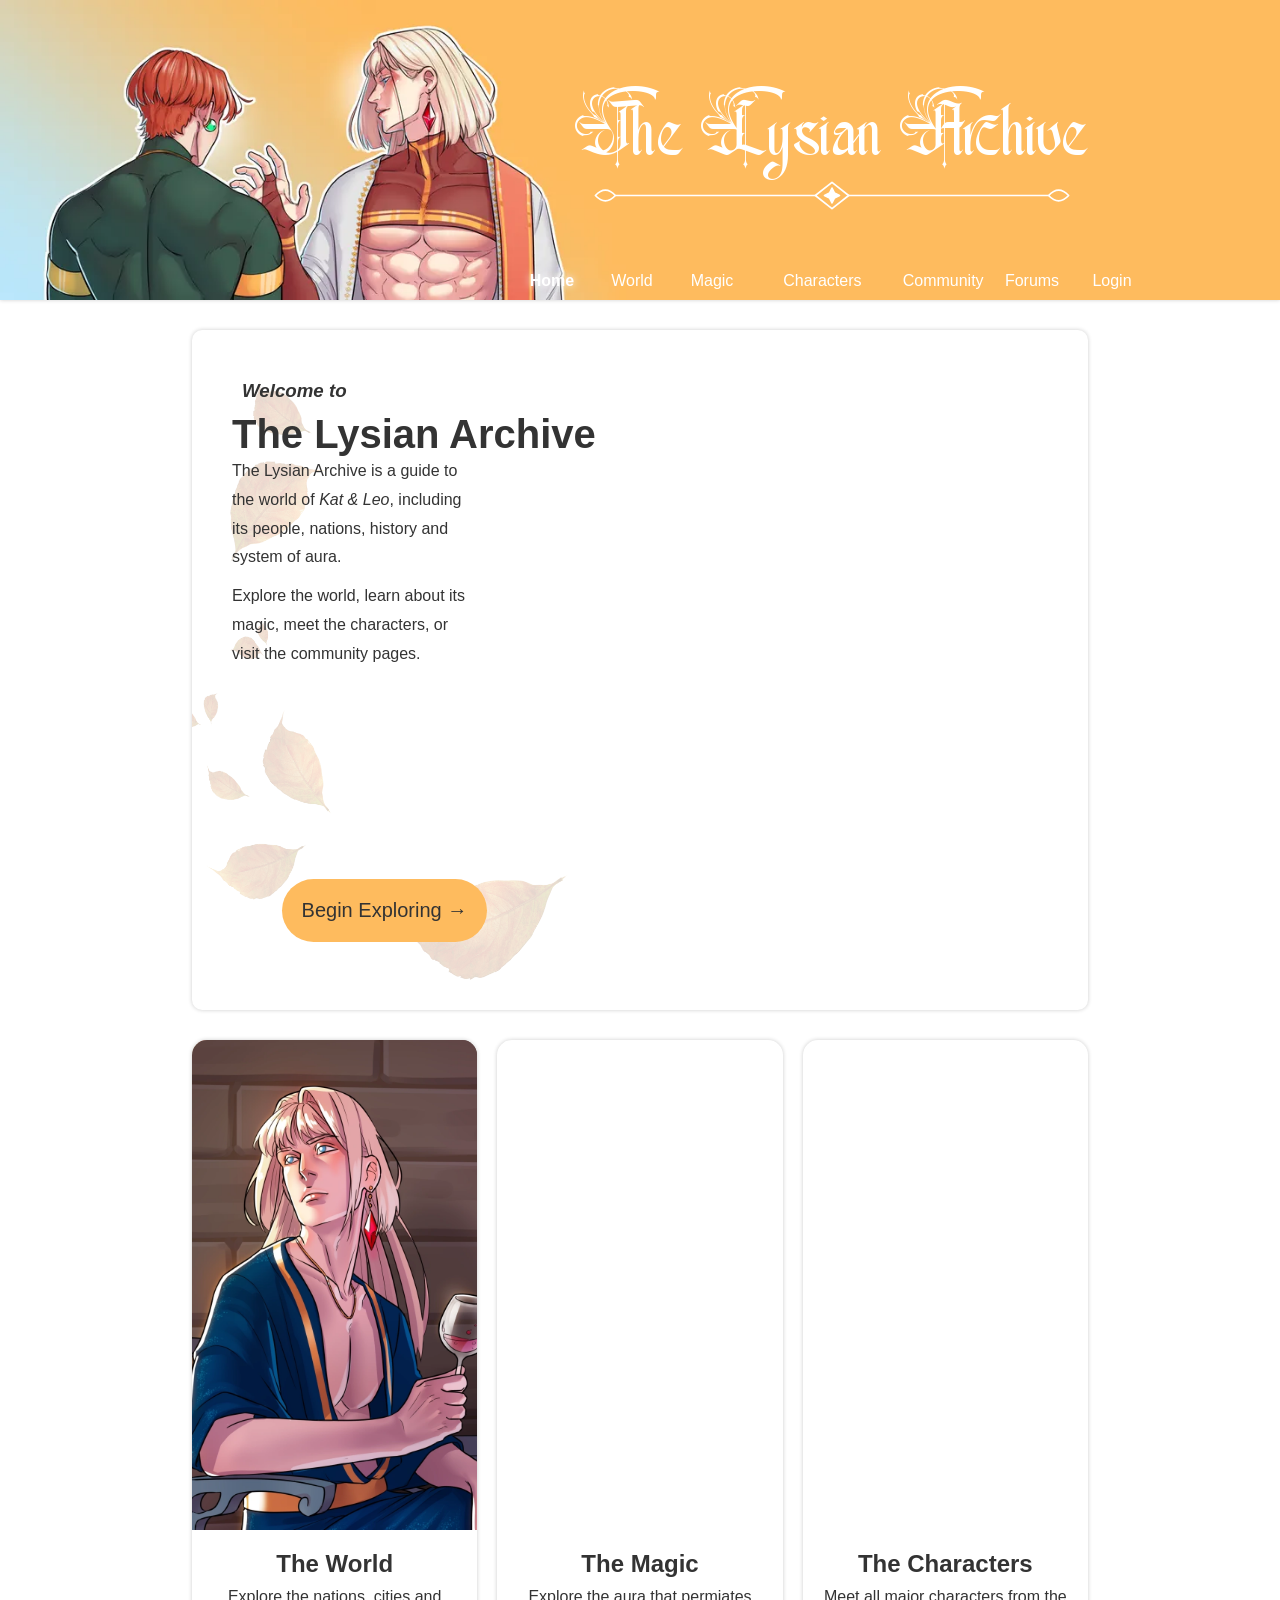
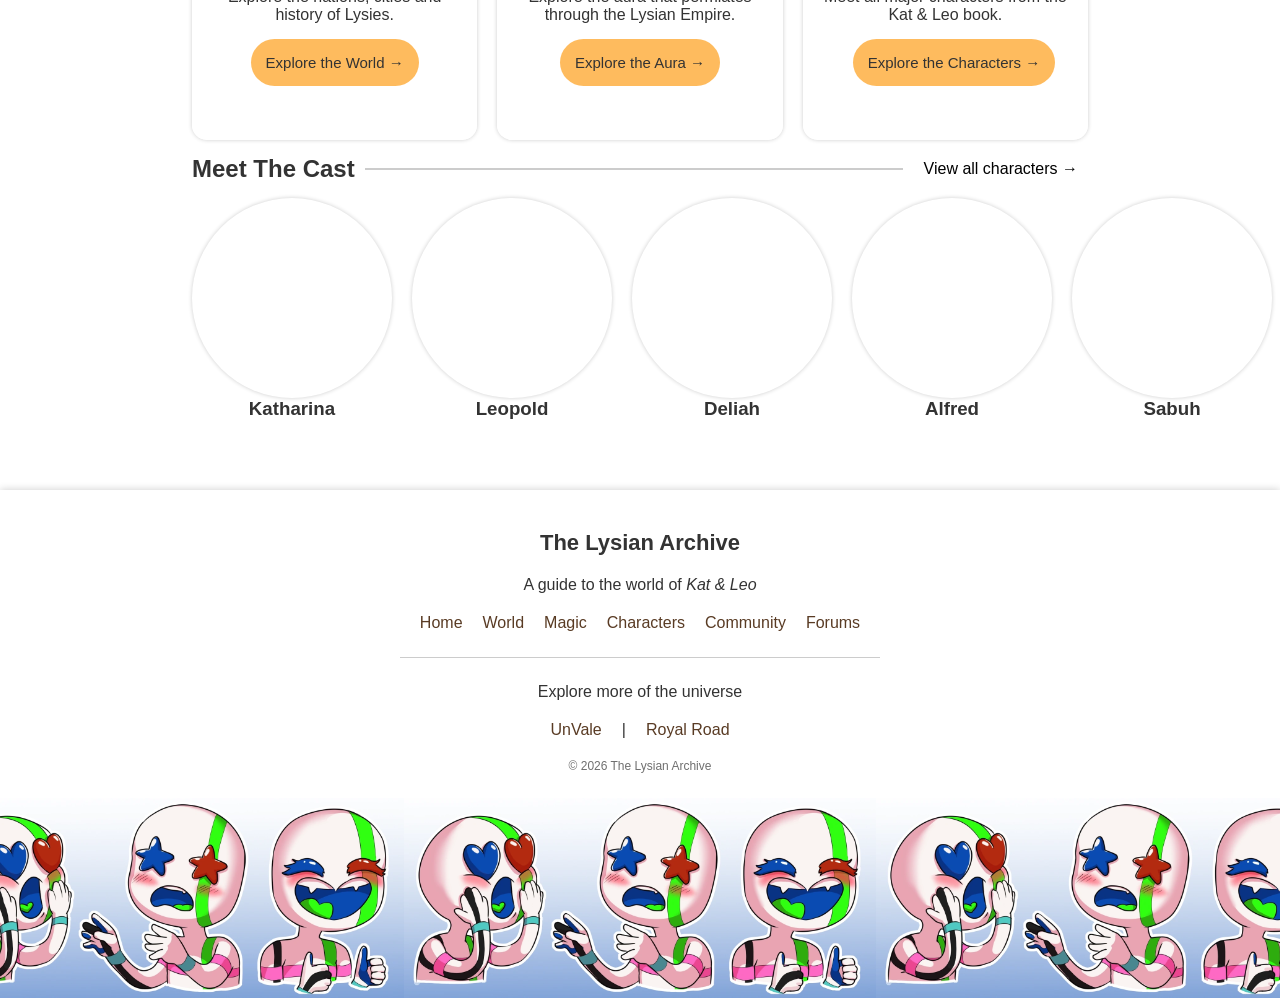
<file: index.html>
<!DOCTYPE html>
<html>

<head>
    <title>The Lysian Archive</title>
    <meta charset="UTF-8">
    <link rel="stylesheet" href="./style.css">
    <script src="/components.js"></script>
    <script src="/dataaccess.js"></script>
    <script src="/login_controller.js"></script>
    <script src="/controller.js"></script>
</head>

<body>
    <header id="header">
        <script>loadHeader()</script>
    </header>



    <main>
        <section class="main-section welcome-section">

            <h3 id="welcome-text">Welcome to</h3>
            <script>
                if(isLoggedIn()){
                    document.getElementById("welcome-text").innerHTML= "Welcome " + getCurrentUser() + ", to"
                }
            </script>
            <h2>The Lysian Archive</h2>

            <p>
                The Lysian Archive is a guide to the world of <em>Kat & Leo</em>,
                including its people, nations, history and system of aura.
            </p>

            <p>
                Explore the world, learn about its magic, meet the characters,
                or visit the community pages.
            </p>
            <a class="positioned orange-button lift-1" href="/pages/world.html">Begin Exploring &rarr;</a>
        </section>

        <section class="explore-section container">
            <article class="explore-section-card">
                <div class="explore-section-img" style="background-image: url('/images/banner-image-9.webp');
                    background-position: center 25%;">
                </div>

                <div class="explore-section-text">
                    <h2>The World</h2>
                    <p>Explore the nations, cities and history of Lysies.</p>
                    <div>
                        <a href="/pages/world.html" class="orange-button-small lift-3">Explore the World &rarr;</a>
                    </div>
                </div>
            </article>
            <article class="explore-section-card">
                <div class="explore-section-img" style="background-image: url('https://image-cdn-prod.unvale.io/insecure/s:1600::/quality:99/aHR0cHM6Ly9kb2N1bWVudC1jZG4tbmV4dC51bnZhbGUuaW8vY2hhcmFjdGVycy9jYmUwNmZmYy1iN2U1LTRhNWMtODk5Ni0yZGE3MTAxN2U0ZjYvZGMyMmE0OTItMDM0Mi00MjQyLWEwMzktZWY1ZTBmOGZjZDE1LndlYnA.webp');
                    background-position: center 25%;">
                </div>

                <div class="explore-section-text">
                    <h2>The Magic</h2>
                    <p>Explore the aura that permiates through the Lysian Empire.</p>
                    <div>
                        <a href="/pages/magic.html" class="orange-button-small lift-3">Explore the Aura &rarr;</a>
                    </div>
                </div>
            </article>
            <article class="explore-section-card">
                <div class="explore-section-img" style="background-image: url('https://image-cdn-prod.unvale.io/insecure/s:1600::/quality:99/aHR0cHM6Ly9kb2N1bWVudC1jZG4tbmV4dC51bnZhbGUuaW8vY2hhcmFjdGVycy80YzJjMmZiNC0zZWZiLTQxODYtYTVjNC1lMjRhYmMyM2QzNzEvYzgxNGYzMWMtYzgxNC00ZGRhLWE3ZWQtNzEyODVmOTc2ZjJmLndlYnA.webp');
                    background-position: center 25%;">
                </div>

                <div class="explore-section-text">
                    <h2>The Characters</h2>
                    <p>Meet all major characters from the Kat & Leo book.</p>
                    <div>
                        <a href="/pages/characters.html" class="orange-button-small lift-3">Explore the Characters &rarr;</a>
                    </div>
                </div>
            </article>
        </section>

        <section id="meet-the-cast" class="meet-the-cast-container">
            <div class="meet-the-cast-header">
                <h2>Meet The Cast</h2>
                <div style="width: 60%; border-top: 2px rgba(0,0,0,0.2) solid;"></div>
                <a class="basic" href="/pages/characters.html">View all characters &rarr;</a>
            </div>
            <div class="meet-the-cast-carousel">
                <a class="cast-card" href="pages/characters.html#Katharina-card">
                    <div></div>
                    <h3>Katharina</h3>
                </a>
                <a class="cast-card" href="pages/characters.html#Leopold-card">
                    <div></div>
                    <h3>Leopold</h3>
                </a>
                <a class="cast-card" href="pages/characters.html#Deliah-card">
                    <div></div>
                    <h3>Deliah</h3>
                </a>
                <a class="cast-card" href="pages/characters.html#Prince Alfred-card">
                    <div></div>
                    <h3>Alfred</h3>
                </a>
                <a class="cast-card" href="pages/characters.html#Sabuh-card">
                    <div></div>
                    <h3>Sabuh</h3>
                </a>
                <a class="cast-card" href="pages/characters.html#Lian-card">
                    <div></div>
                    <h3>Lian</h3>
                </a>
            </div>
        </section>
    </main>

    <div id="footer"></div>
    <script> loadFooter() </script>

</body>

</html>
</file>
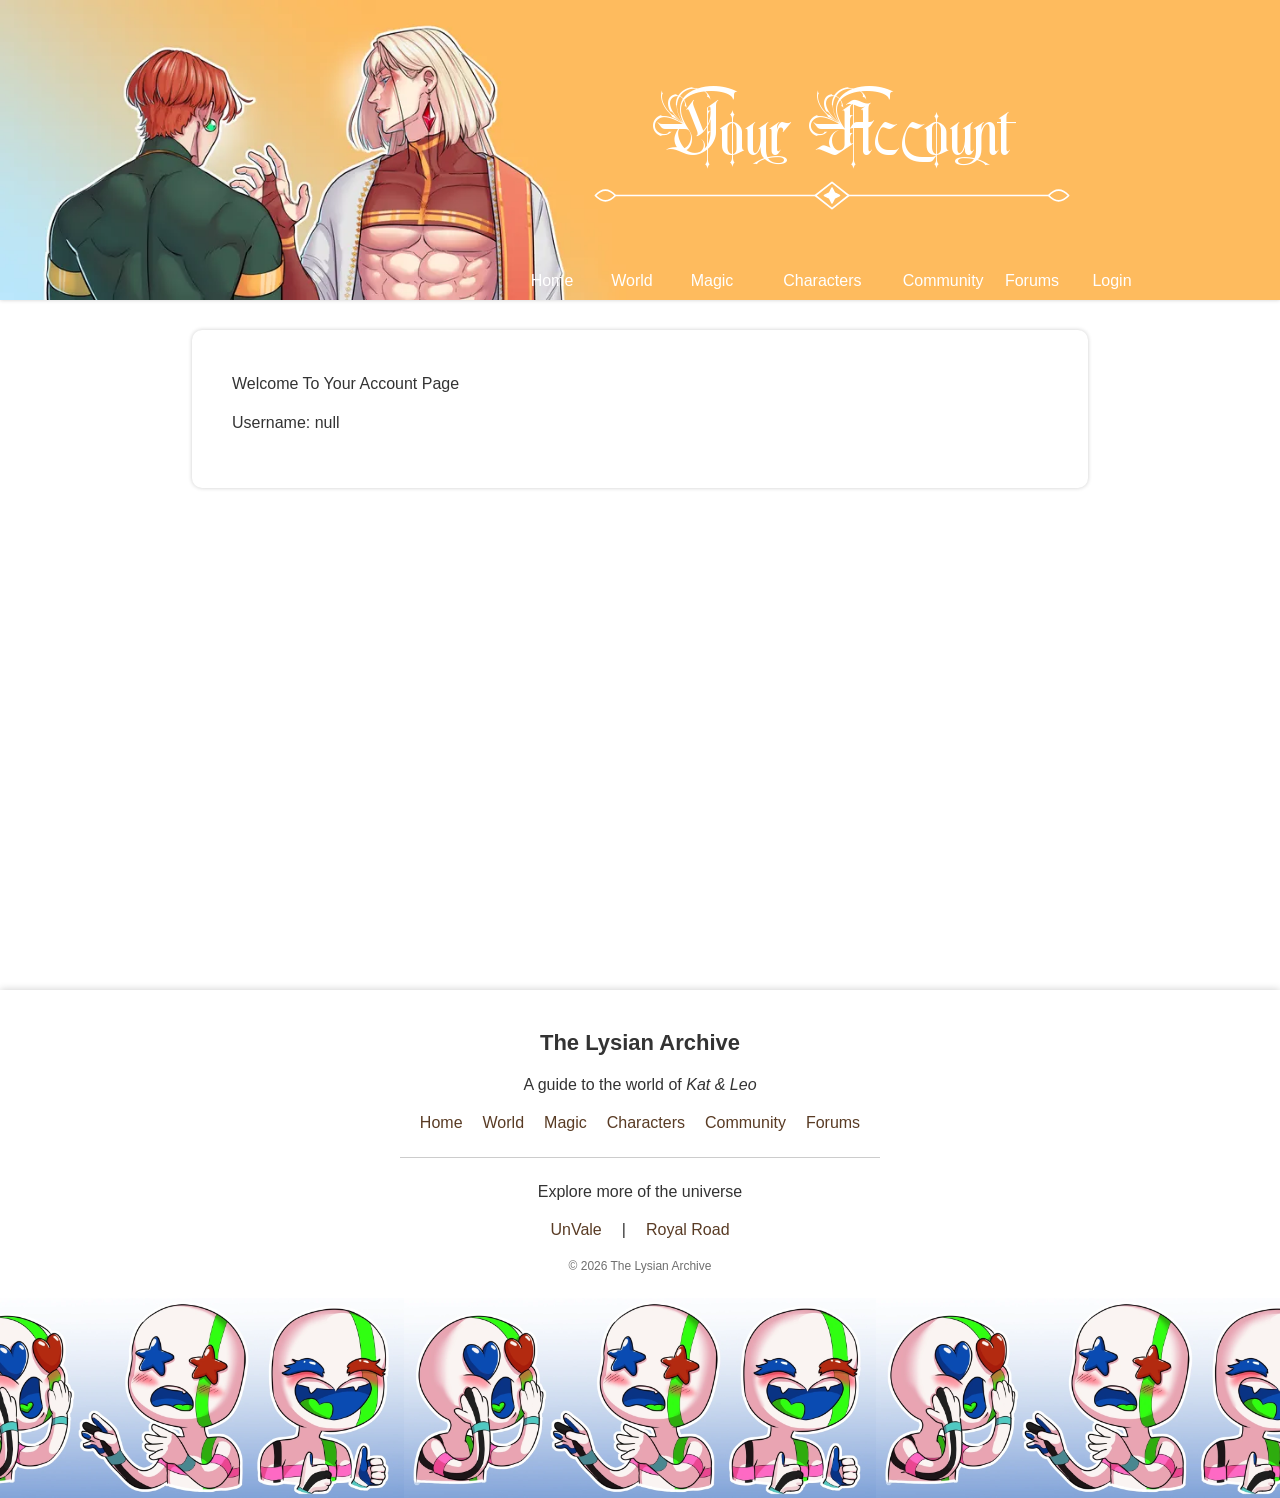
<file: pages/account.html>
<!DOCTYPE html>
<html>

<head>
    <title>The Lysian Archive</title>
    <meta charset="UTF-8">
    <link rel="stylesheet" href="../style.css">
    <script src="/components.js"></script>
    <script src="/dataaccess.js"></script>
    <script src="/login_controller.js"></script>
    <script src="/controller.js"></script>
</head>

<body>
    <header id="header"></header>
    <main style="min-height: 600px;">
        <div class="main-section">
            <p>Welcome To Your Account Page</p>
            <p id="user-info"></p>
        </div>
    </main>
    <div id="footer"></div>
    <script>
        loadHeader();
        loadFooter();
        document.getElementById("user-info").innerHTML = "Username: " + getCurrentUser();
    </script>
</body>

</html>
</file>
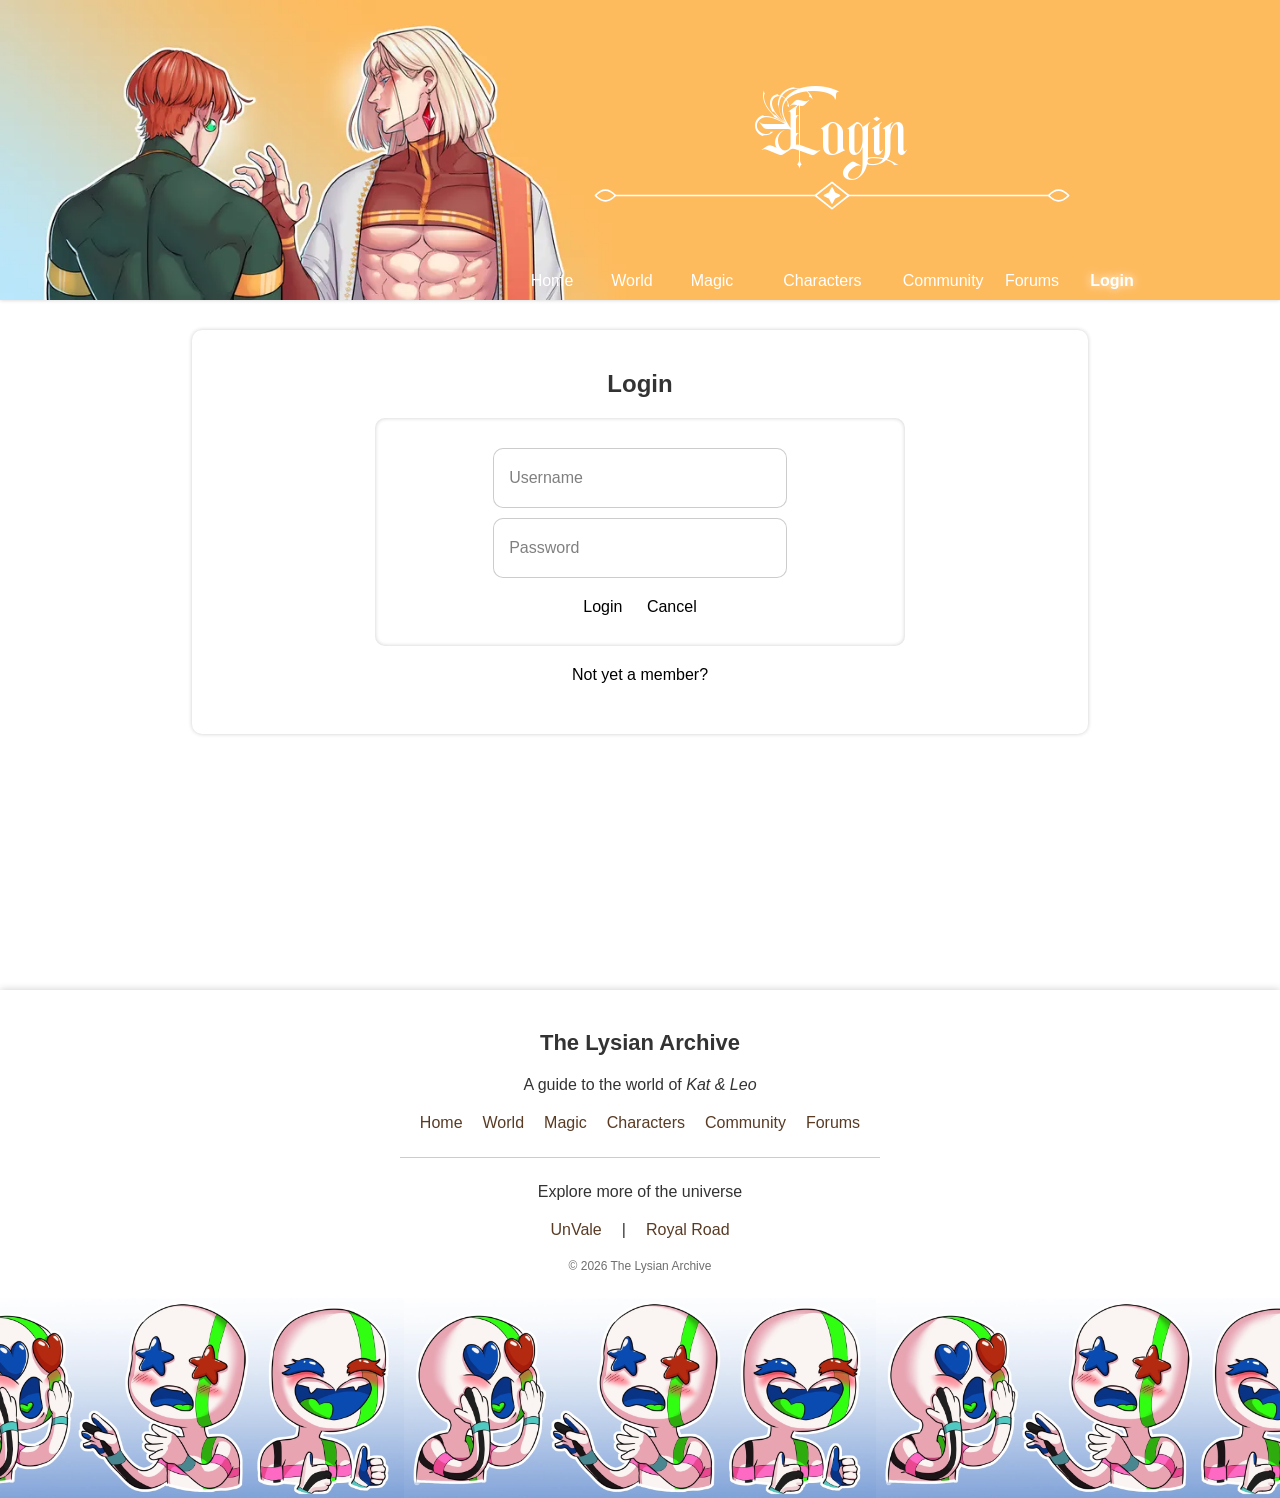
<file: pages/login.html>
<!DOCTYPE html>
<html>

<head>
    <title>The Lysian Archive</title>
    <meta charset="UTF-8">
    <link rel="stylesheet" href="../style.css">
    <script src="/components.js"></script>
    <script src="/dataaccess.js"></script>
    <script src="/login_controller.js"></script>
    <script src="/controller.js"></script>
</head>

<body>
    <header id="header"></header>
    <main style="min-height: 600px;">
        <div id="login-container"></div>
    </main>
    <div id="footer"></div>

    <script>
        loadHeader();
        loadFooter();
        loadLogin();
    </script>
</body>

</html>
</file>
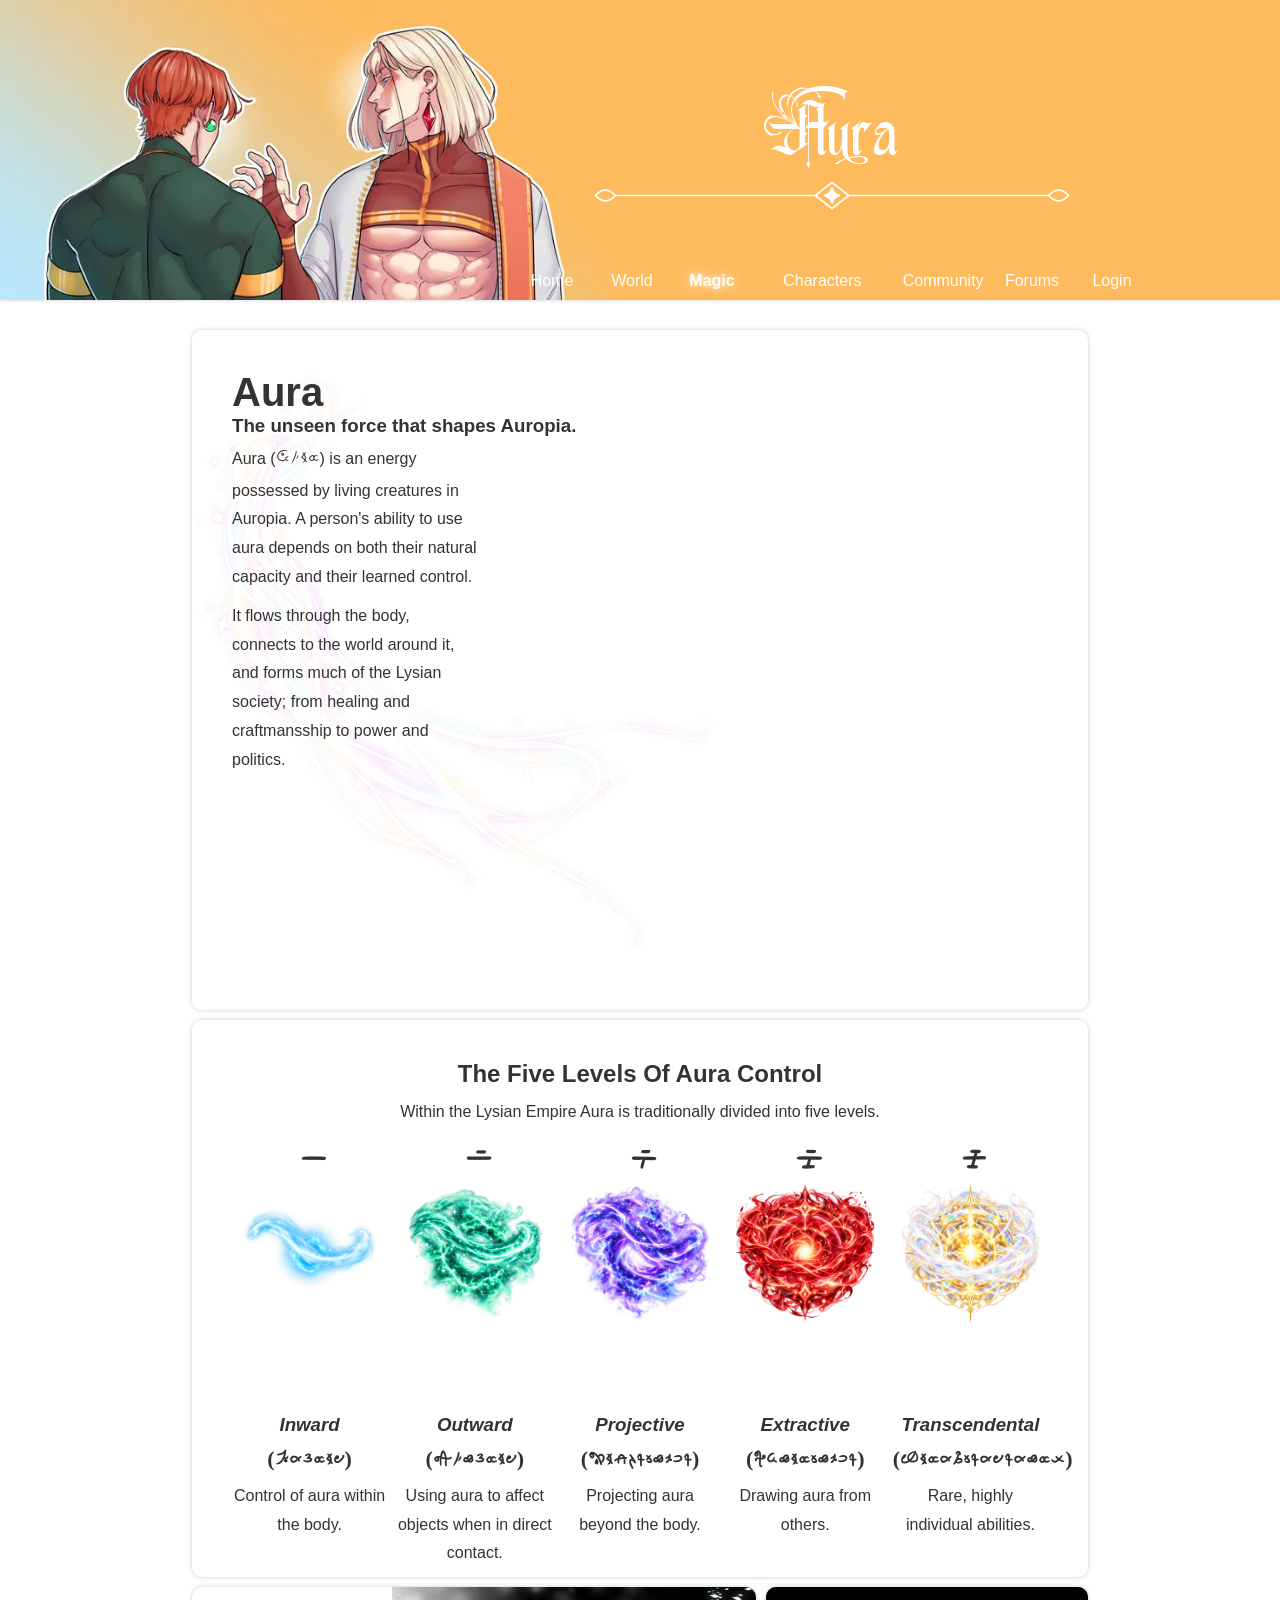
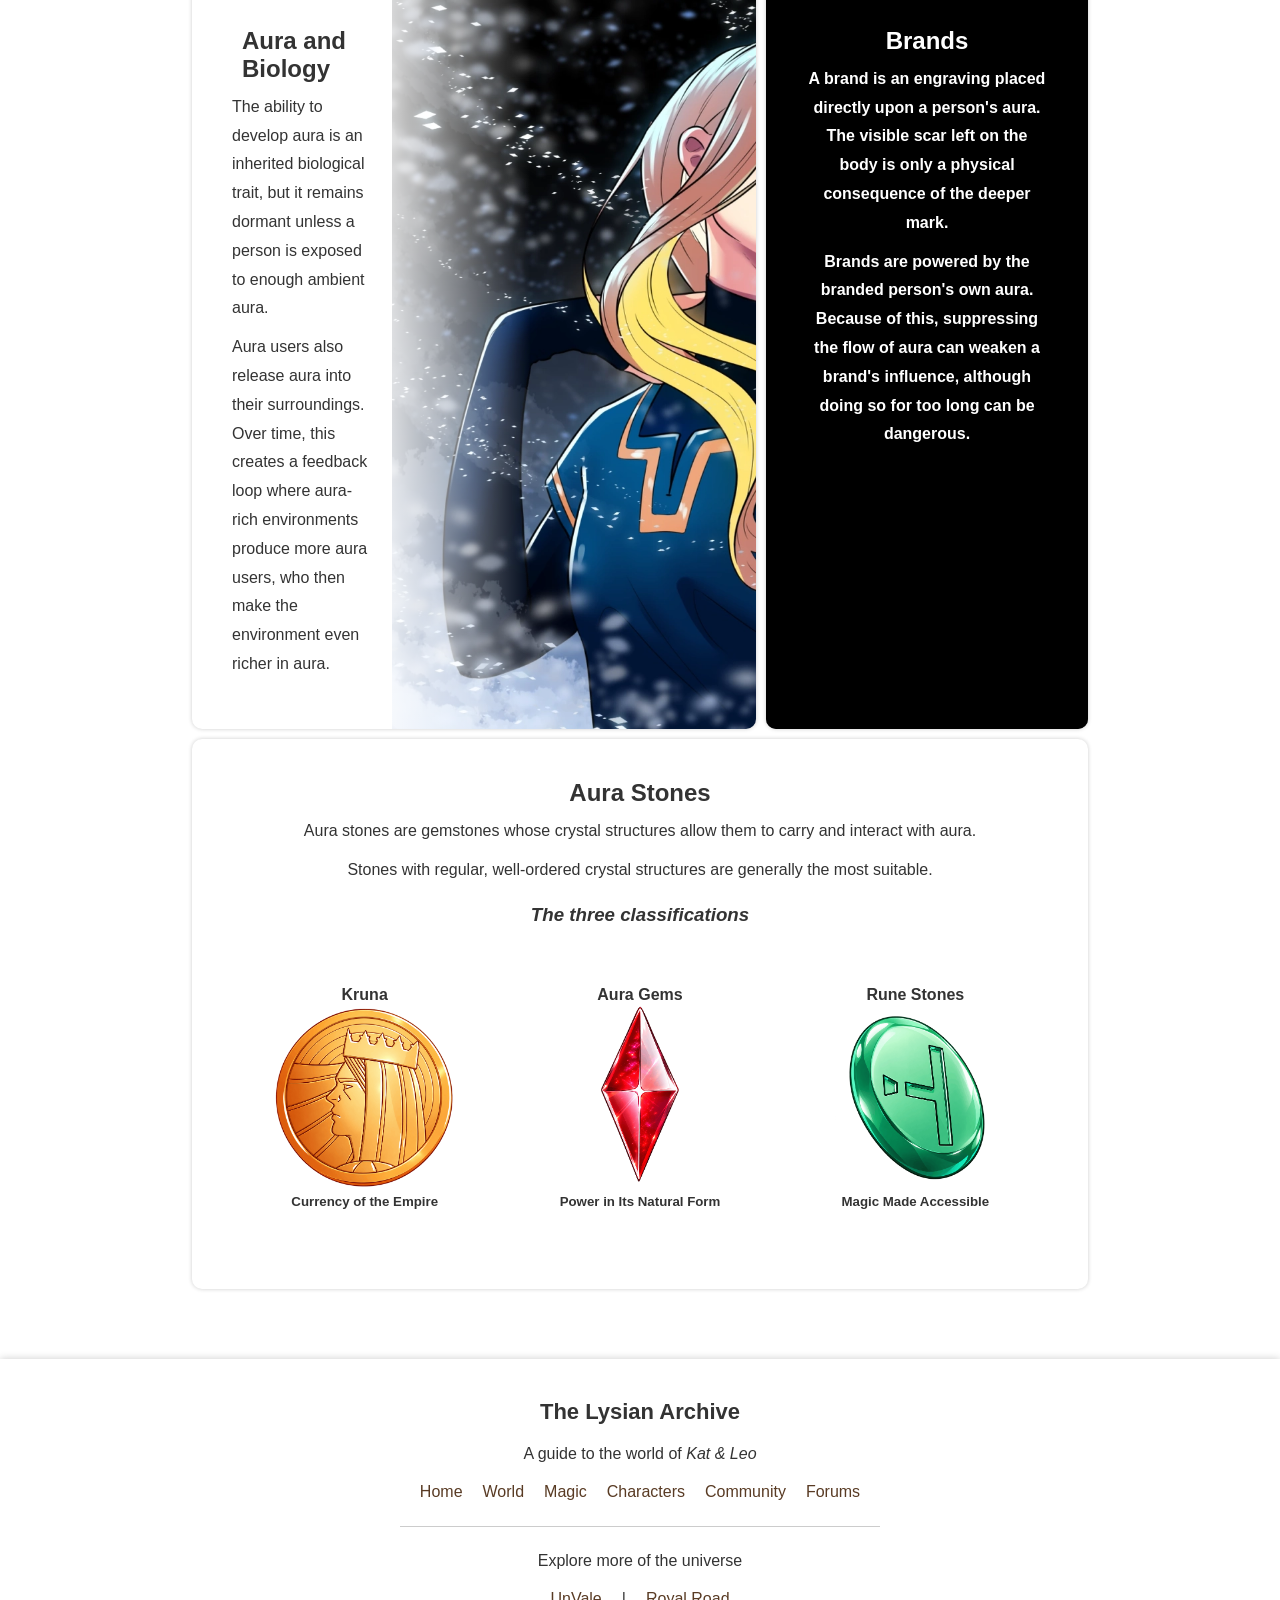
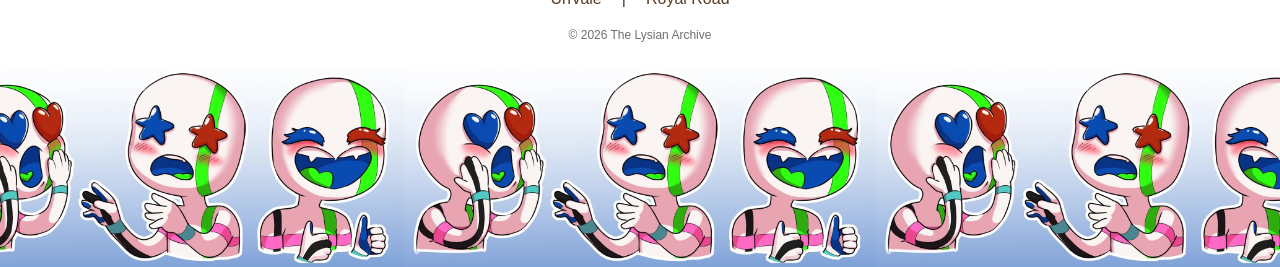
<file: pages/magic.html>
<!DOCTYPE html>
<html>

<head>
    <title>The Lysian Archive</title>
    <meta charset="UTF-8">
    <link rel="stylesheet" href="../style.css">
    <link rel="stylesheet" href="/common-styles/backgrounds.css">
    <script src="/components.js"></script>
    <script src="/dataaccess.js"></script>
    <script src="/login_controller.js"></script>
    <script src="/controller.js"></script>
</head>

<body>
    <header id="header">
        <script>loadHeader()</script>
    </header>

    <main>
        <section class="welcome-section" style='
        background-image:
        linear-gradient(
            to right,
            white 0%,
            white 30%,
            transparent 60%
        ),
        url("https://image-cdn-prod.unvale.io/insecure/s:1600::/quality:99/aHR0cHM6Ly9kb2N1bWVudC1jZG4tbmV4dC51bnZhbGUuaW8vY2hhcmFjdGVycy9jMzQ0OWY4Yy1iZWM4LTQzMjQtYmJlMy03NWM4OWRjZTZiMTYvODQ1NDE2NDEtNjJhYi00ZjAxLWE2YTEtMzE5ODBkMTZmYWFkLndlYnA.webp");

        background-size:
        100% 100%,
        80% auto;

        background-position:
        center,
        right -30% top 40%;

        --decoration-origin: top center;
        --decoration-image: url("/images/assets/Aura-Swirl.png");
        --decoration-rotation: 20deg;
        --decoration-rotation-end: 15deg;
        --decoration-left: 50px;
        --decoration-top: 40px;
        --decoration-width: 600px;
        --decoration-height: 600px;
        '>
            <h2>Aura</h2>
            <h3>The unseen force that shapes Auropia.</h3>
            <p>
                Aura (<span class="lysian">Aura</span>) is an energy possessed by living creatures in Auropia.
                A person's ability to use aura depends on both their natural capacity and their learned control.
            </p>

            <p>
                It flows through the body, connects to the world around it, and forms much of the Lysian society;
                from healing and craftmansship to power and politics.
            </p>
        </section>

        <section id="aura-levels" class="main-section">
            <script>loadAuraLevels()</script>
        </section>

        <div class="container carousel">
            <section id="aura-biology" class="main-section half-background" style="flex: 2;
            --background-image: url(/images/banner-image-8.webp);
            --x: 200px
            ">
                <h2>Aura and Biology</h2>

                <p>
                    The ability to develop aura is an inherited biological trait,
                    but it remains dormant unless a person is exposed to enough ambient aura.
                </p>

                <p>
                    Aura users also release aura into their surroundings.
                    Over time, this creates a feedback loop where aura-rich environments produce more aura users,
                    who then make the environment even richer in aura.
                </p>
            </section>
            <section id="brands" class="main-section full-background-dark"
                style="--background-image: url(https://image-cdn-prod.unvale.io/insecure/s:1600::/quality:99/aHR0cHM6Ly9kb2N1bWVudC1jZG4tbmV4dC51bnZhbGUuaW8vY2hhcmFjdGVycy9jMzQ0OWY4Yy1iZWM4LTQzMjQtYmJlMy03NWM4OWRjZTZiMTYvNmI0MTE1MGYtYjg4Mi00MDc5LWE0ZjUtYjM1YzMyYzZkMGI1LndlYnA.webp)">
                <h2>Brands</h2>

                <p>
                    A brand is an engraving placed directly upon a person's aura.
                    The visible scar left on the body is only a physical consequence of the deeper mark.
                </p>

                <p>
                    Brands are powered by the branded person's own aura.
                    Because of this, suppressing the flow of aura can weaken a brand's influence,
                    although doing so for too long can be dangerous.
                </p>
            </section>
        </div>
        <section id="stones" class="main-section" style="text-align: center;">
            <h2>Aura Stones</h2>
            <p>
                Aura stones are gemstones whose crystal structures allow them to carry and interact with aura.
            </p>
            <p>
                Stones with regular, well-ordered crystal structures are generally the most suitable.
            </p>
            <h3>The three classifications</h3>
            <div class="carousel">
                <div class="sub-section">
                    <p>The Kruna is the highest denomination of currency in the Lysian Empire. Each coin is carved from
                        a specific type of aura stone, giving every Kruna the same maximum aura capacity. Unlike
                        ordinary currency, its value lies not only in what it can purchase, but also in the aura it can
                        store.</p>
                    <h4>Kruna</h4>
                    <img src="/images/assets/aura/stone-1.png" width="100%">
                    <h5>Currency of the Empire</h5>
                </div>
                <div class="sub-section">
                    <p style="top: 20%;">Aura gems are naturally occurring stones capable of storing aura. They vary greatly in
                        appearance, material, and capacity, with some holding considerably more aura than others. Unlike
                        Kruna or rune stones, they have no predetermined function, making them versatile resources for
                        storing and supplying aura.
                        <br>
                        It should also be noted that both Kruna and Rune stones are cut from specific types of Aura Gems.
                    </p>
                    <h4>Aura Gems</h4>
                    <img src="/images/assets/aura/stone-2.png" width="100%">
                    <h5>Power in Its Natural Form</h5>
                </div>
                <div class="sub-section">
                    <p>Rune stones, commenly refurred to as Metimur stones, are aura stones engraved with special runes that alter how their stored aura behaves.
                        Each rune serves a specific purpose, such as igniting a fire or rendering an opponent
                        unconscious. By supplying the necessary aura, even those with limited control can perform feats
                        that would otherwise require considerable skill.</p>
                    <h4>Rune Stones</h4>
                    <img src="/images/assets/aura/stone-3.png" width="100%">
                    <h5>Magic Made Accessible</h5>
                </div>
            </div>
        </section>
    </main>

    <div id="footer"></div>
    <script> loadFooter() </script>
</body>

</html>
</file>
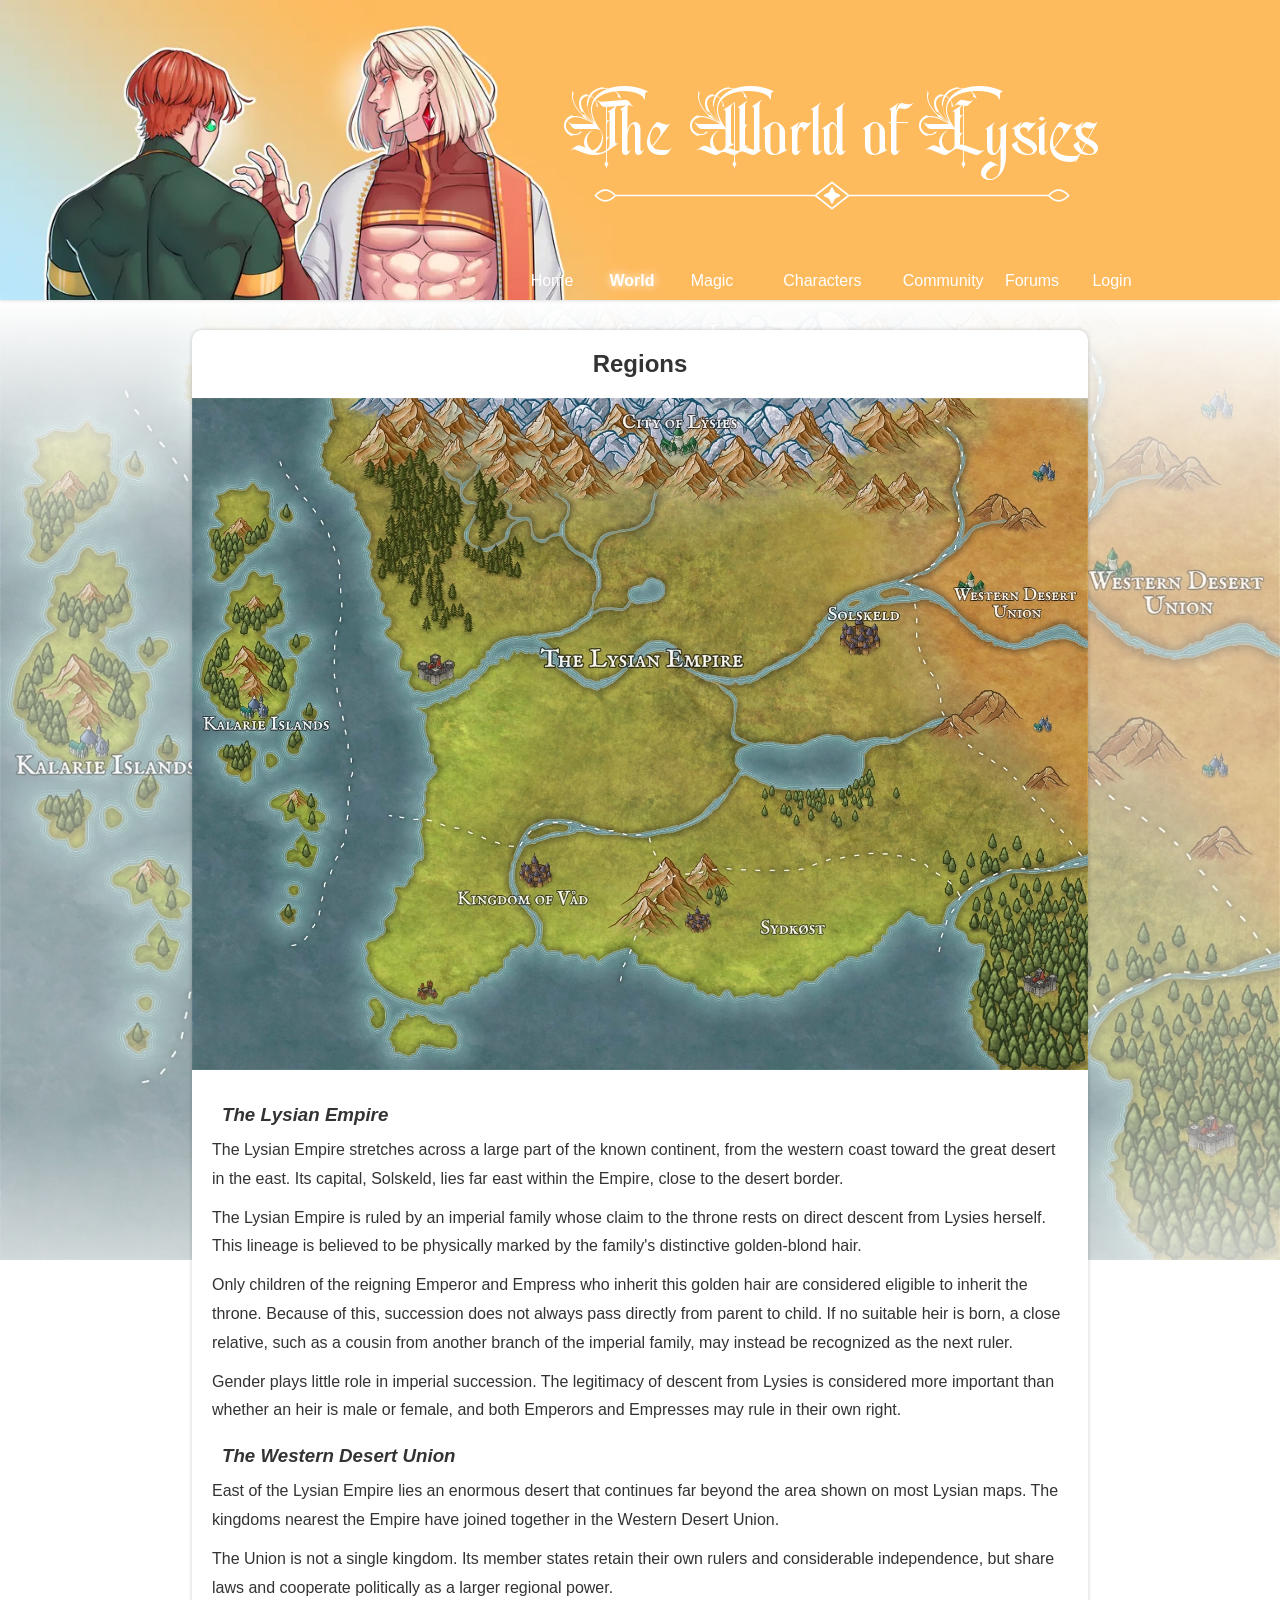
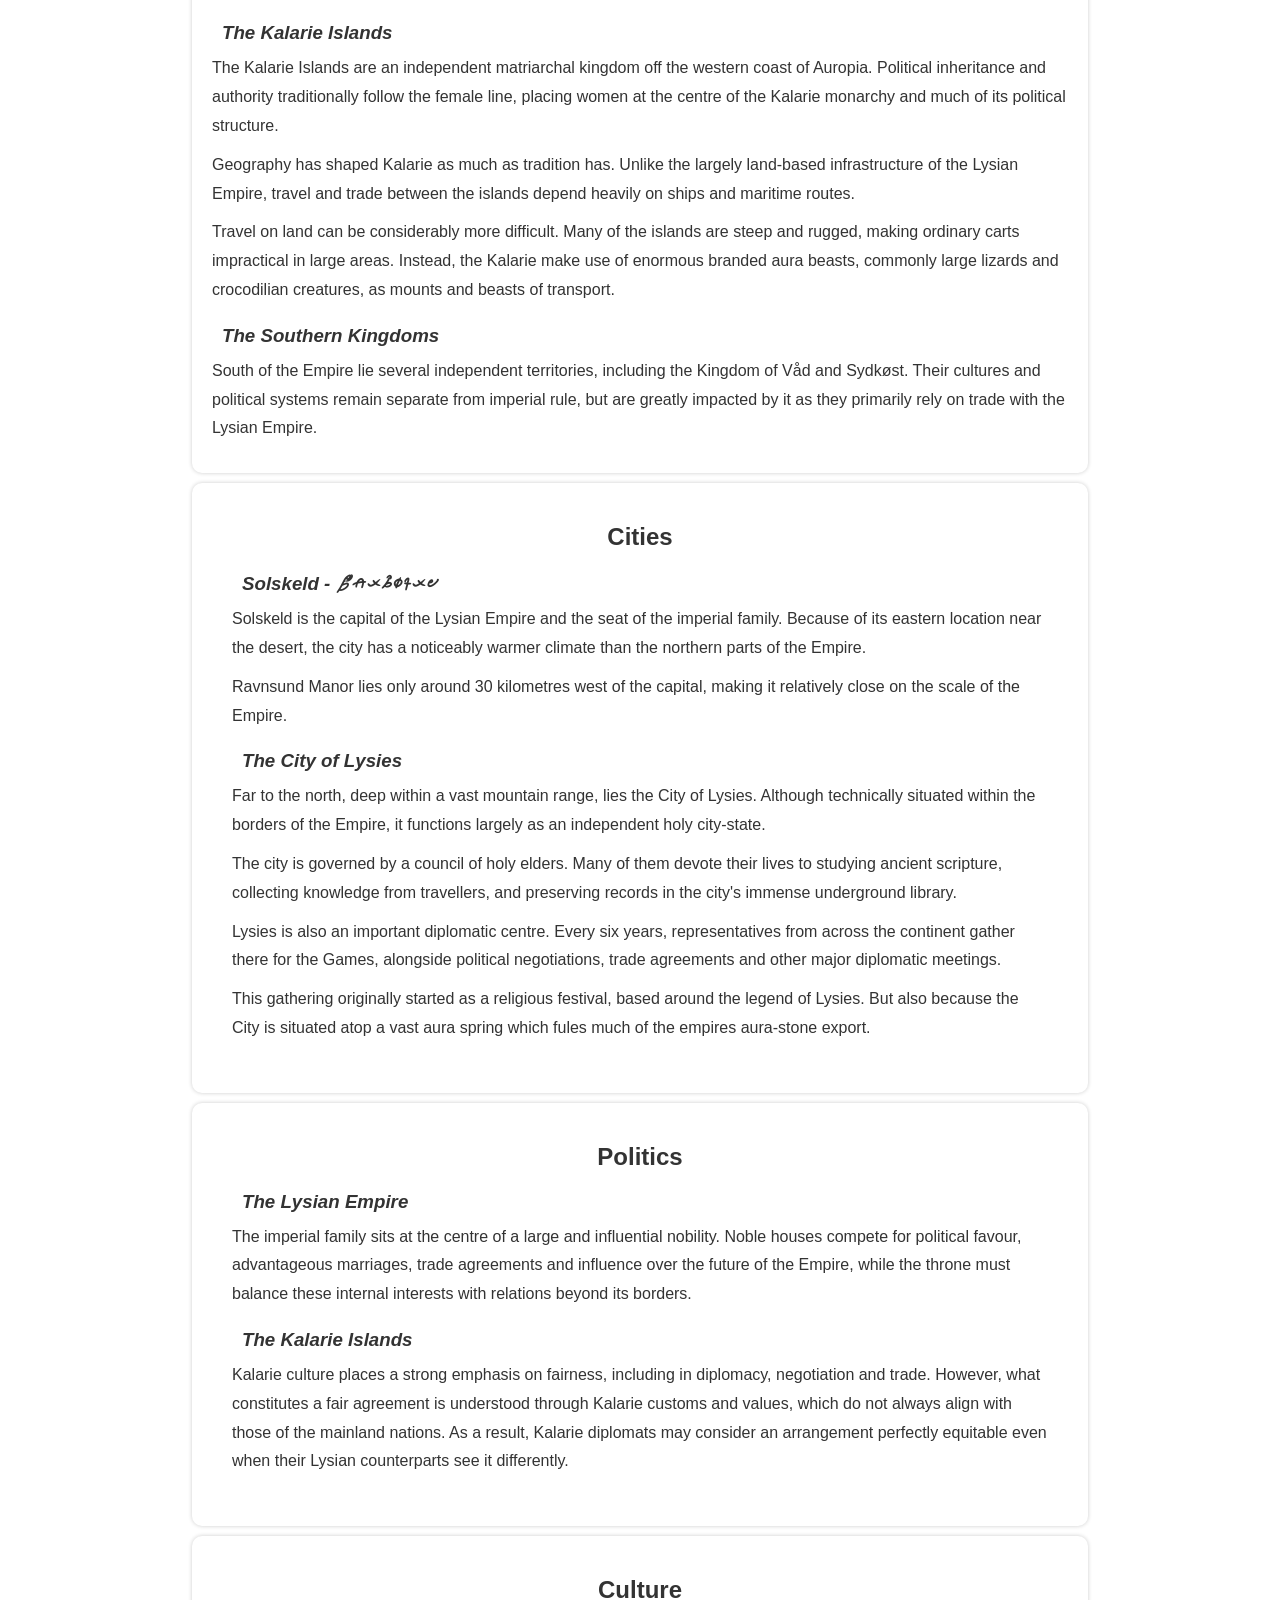
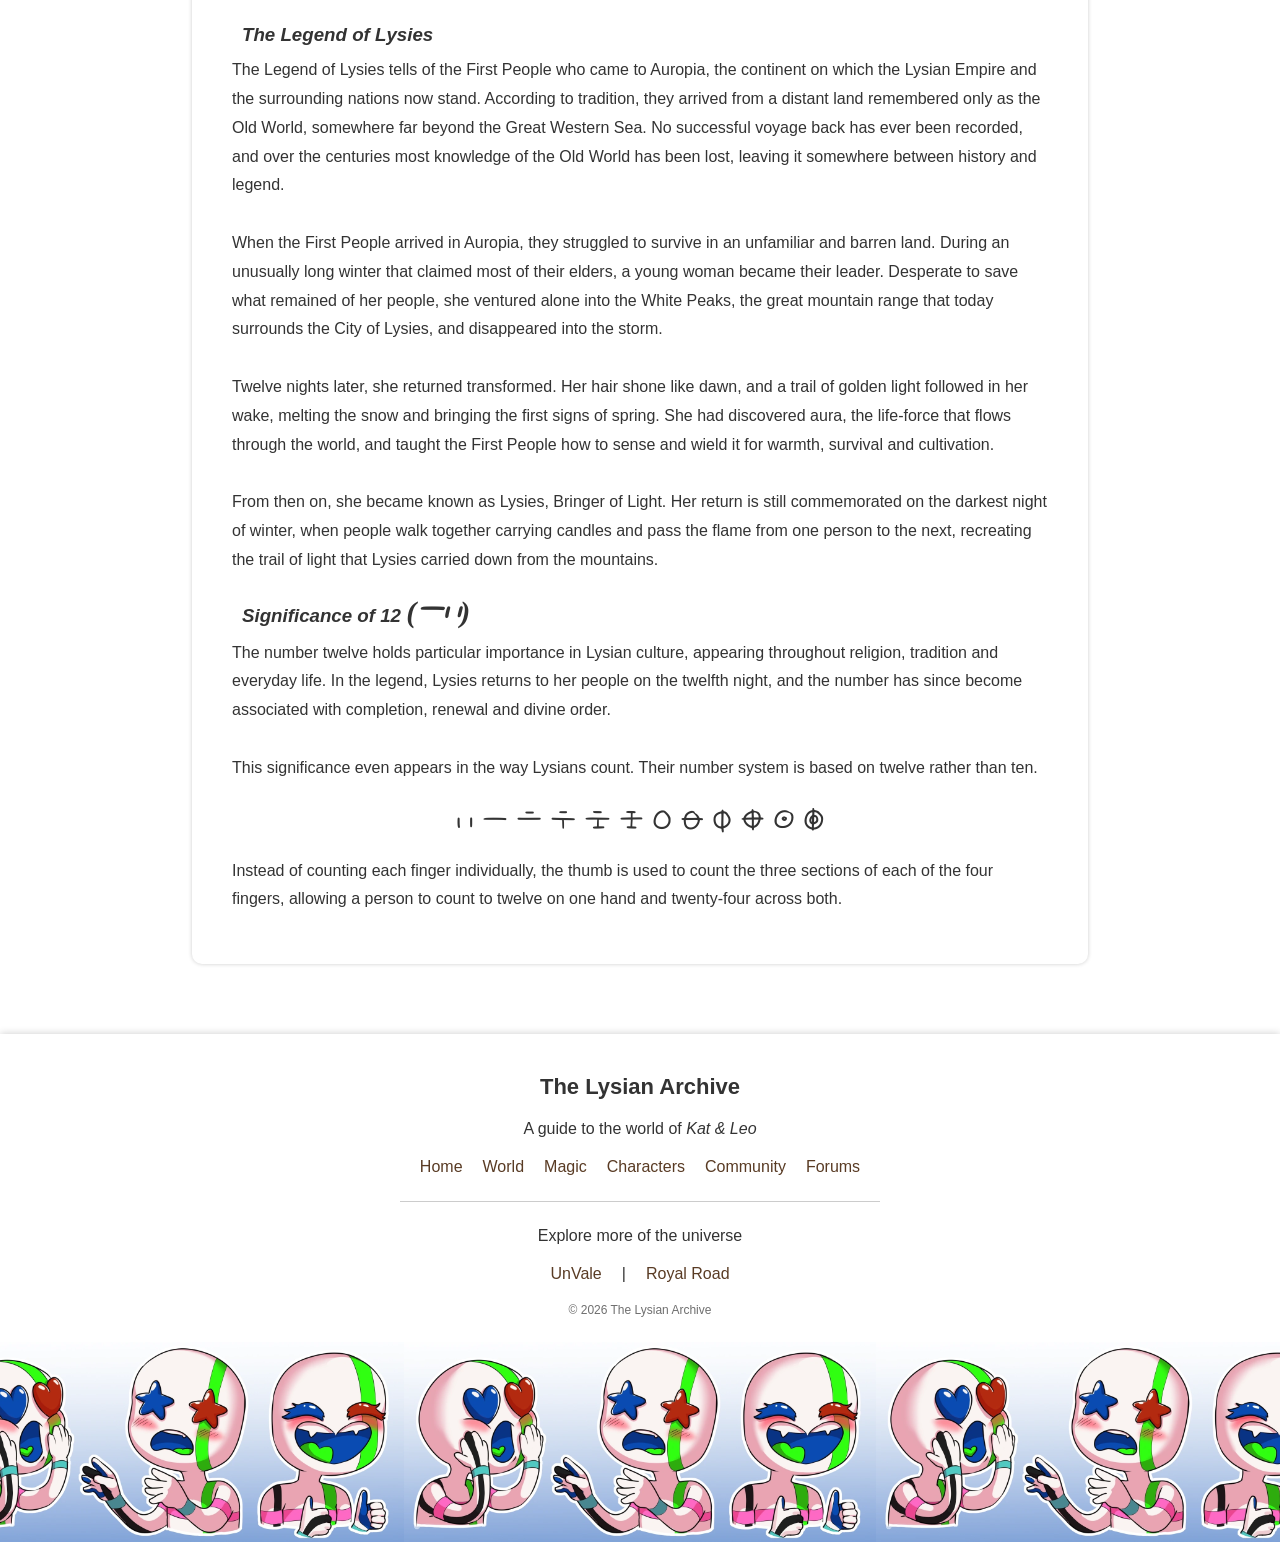
<file: pages/world.html>
<!DOCTYPE html>
<html>

<head>
    <title>The Lysian Archive</title>
    <meta charset="UTF-8">
    <link rel="stylesheet" href="../style.css">
    <script src="/components.js"></script>
    <script src="/dataaccess.js"></script>
    <script src="/login_controller.js"></script>
    <script src="/controller.js"></script>
</head>

<body class="world-page-background">
    <header id="header">
        <script>loadHeader()</script>
    </header>


    <main>
        <section id="regions" class="main-section" style="padding: 0;">
            <h2 style="padding: 20px;">Regions</h2>
            <div class="magnifier">
                <img src="/images/map-of-lysies.webp" alt="Map of the World of Lysies" style="width: 100%; display: block;">
                <div class="magnifier-glass"></div>
                <a class="magnifier-area-of-interest" 
                    style="top: 32%; right: 22.5%;"
                    href="#solskeld"
                    title="Solskeld"
                ></a>
                <a class="magnifier-area-of-interest" 
                    style="top: 43%; left: 4%;"
                    href="#kalarie-islands"
                    title="The Kalarie Islands"
                ></a>
                <a class="magnifier-area-of-interest" 
                    style="top: 2%; right: 42.5%;"
                    href="#city-of-lysies"
                ></a>
                <a class="magnifier-area-of-interest"
                    style="top: 35%; left: 46%;"
                    href="#lysian-empire"
                    title="The Lysian Empire"
                ></a>
                <a class="magnifier-area-of-interest"
                    style="top: 25%; right: 10%;"
                    href="#western-desert-union"
                    title="The Western Desert Union"
                ></a>
                <a class="magnifier-area-of-interest"
                    style="top: 68%; left: 35%;"
                    href="#southern-kingdoms"
                    title="Kingdom of Våd"
                ></a>
                <a class="magnifier-area-of-interest"
                    style="top: 75.5%; left: 64%;"
                    href="#southern-kingdoms"
                    title="Sydkøst"
                ></a>
                <a class="magnifier-area-of-interest"
                    style="top: 36%; right: 26%;"
                    href="#ravnsund-manor"
                    title="Ravnsund Manor"
                ></a>
            </div>
            <script defer>initializeMagnifying()</script>
            <div style="padding: 20px;">

                <h3 id="lysian-empire">The Lysian Empire</h3>
                <p>
                    The Lysian Empire stretches across a large part of the known continent, from the western coast toward
                the great desert in the east.
                Its capital, Solskeld, lies far east within the Empire, close to the desert border.
            </p>
            
            <p>
                The Lysian Empire is ruled by an imperial family whose claim to the throne rests on direct descent from
                Lysies herself.
                This lineage is believed to be physically marked by the family's distinctive golden-blond hair.
            </p>

            <p>
                Only children of the reigning Emperor and Empress who inherit this golden hair are considered eligible
                to inherit the throne.
                Because of this, succession does not always pass directly from parent to child. If no suitable heir is
                born,
                a close relative, such as a cousin from another branch of the imperial family, may instead be recognized
                as the next ruler.
            </p>
            
            <p>
                Gender plays little role in imperial succession.
                The legitimacy of descent from Lysies is considered more important than whether an heir is male or
                female,
                and both Emperors and Empresses may rule in their own right.
            </p>
            
            <h3 id="western-desert-union">The Western Desert Union</h3>
            <p>
                East of the Lysian Empire lies an enormous desert that continues far
                beyond the area shown on most Lysian maps. The kingdoms nearest the
                Empire have joined together in the Western Desert Union.
            </p>
            
            <p>
                The Union is not a single kingdom. Its member states retain their own rulers and considerable
                independence,
                but share laws and cooperate politically as a larger regional power.
            </p>
            
            <h3 id="kalarie-islands">The Kalarie Islands</h3>
            <p>
                The Kalarie Islands are an independent matriarchal kingdom off the western coast of Auropia.
                Political inheritance and authority traditionally follow the female line,
                placing women at the centre of the Kalarie monarchy and much of its political structure.
            </p>
            
            <p>
                Geography has shaped Kalarie as much as tradition has.
                Unlike the largely land-based infrastructure of the Lysian Empire,
                travel and trade between the islands depend heavily on ships and maritime routes.
            </p>
            
            <p>
                Travel on land can be considerably more difficult.
                Many of the islands are steep and rugged, making ordinary carts impractical in large areas.
                Instead, the Kalarie make use of enormous branded aura beasts,
                commonly large lizards and crocodilian creatures, as mounts and beasts of transport.
            </p>
            
            <h3 id="southern-kingdoms">The Southern Kingdoms</h3>
            <p>
                South of the Empire lie several independent territories, including the Kingdom of Våd and Sydkøst.
                Their cultures and political systems remain separate from imperial rule,
                but are greatly impacted by it as they primarily rely on trade with the Lysian Empire.
            </p>
            </div>
        </section>

        <section id="cities" class="main-section">
            <h2>Cities</h2>

            <h3 id="solskeld">Solskeld - <span class="lysian">Solskeld</span></h3>
            <p>
                Solskeld is the capital of the Lysian Empire and the seat of the imperial family.
                Because of its eastern location near the desert,
                the city has a noticeably warmer climate than the northern parts of the Empire.
            </p>

            <p id="ravnsund-manor">
                Ravnsund Manor lies only around 30 kilometres west of the capital,
                making it relatively close on the scale of the Empire.
            </p>

            <h3 id="city-of-lysies">The City of Lysies</h3>
            <p>
                Far to the north, deep within a vast mountain range, lies the City of Lysies.
                Although technically situated within the borders of the Empire,
                it functions largely as an independent holy city-state.
            </p>

            <p>
                The city is governed by a council of holy elders.
                Many of them devote their lives to studying ancient scripture, collecting knowledge from travellers,
                and preserving records in the city's immense underground library.
            </p>

            <p>
                Lysies is also an important diplomatic centre.
                Every six years, representatives from across the continent gather there for the Games,
                alongside political negotiations, trade agreements and other major diplomatic meetings.
            </p>

            <p> This gathering originally started as a religious festival, based around the legend of Lysies.
                But also because the City is situated atop a vast aura spring which fules much of the empires aura-stone
                export.
            </p>
        </section>
        <section id="politics" class="main-section">
            <h2>Politics</h2>

            <h3>The Lysian Empire</h3>
            <p>
                The imperial family sits at the centre of a large and influential nobility.
                Noble houses compete for political favour, advantageous marriages, trade agreements and influence over
                the future of the Empire,
                while the throne must balance these internal interests with relations beyond its borders.
            </p>


            <h3>The Kalarie Islands</h3>
            <p>
                Kalarie culture places a strong emphasis on fairness, including in diplomacy, negotiation and trade.
                However, what constitutes a fair agreement is understood through Kalarie customs and values,
                which do not always align with those of the mainland nations.
                As a result, Kalarie diplomats may consider an arrangement perfectly equitable even when their Lysian
                counterparts see it differently.
            </p>

        </section>

        <section id="culture" class="main-section">
            <h2>Culture</h2>
            <h3>The Legend of Lysies</h3>
            <p>
                The Legend of Lysies tells of the First People who came to Auropia,
                the continent on which the Lysian Empire and the surrounding nations now stand.
                According to tradition, they arrived from a distant land remembered only as the Old World, somewhere far
                beyond the Great Western Sea.
                No successful voyage back has ever been recorded, and over the centuries most knowledge of the Old World
                has been lost,
                leaving it somewhere between history and legend.
                <br><br>
                When the First People arrived in Auropia, they struggled to survive in an unfamiliar and barren land.
                During an unusually long winter that claimed most of their elders, a young woman became their leader.
                Desperate to save what remained of her people, she ventured alone into the White Peaks,
                the great mountain range that today surrounds the City of Lysies, and disappeared into the storm.
                <br><br>
                Twelve nights later, she returned transformed.
                Her hair shone like dawn, and a trail of golden light followed in her wake, melting the snow and
                bringing the first signs of spring.
                She had discovered aura, the life-force that flows through the world,
                and taught the First People how to sense and wield it for warmth, survival and cultivation.
                <br><br>
                From then on, she became known as Lysies, Bringer of Light.
                Her return is still commemorated on the darkest night of winter,
                when people walk together carrying candles and pass the flame from one person to the next,
                recreating the trail of light that Lysies carried down from the mountains.
            </p>
            <h3>Significance of 12 <span class="base12">(10)</span></h3>
            <p>
                The number twelve holds particular importance in Lysian culture, appearing throughout religion,
                tradition and everyday life.
                In the legend, Lysies returns to her people on the twelfth night, and the number has since become
                associated with completion, renewal and divine order.
                <br><br>
                This significance even appears in the way Lysians count.
                Their number system is based on twelve rather than ten.
            </p>
            <p class="base12" style="text-align: center;">0 1 2 3 4 5 6 7 8 9 A B</p>
            <p>
                Instead of counting each finger individually, the thumb is used to count the three sections of each of
                the four fingers,
                allowing a person to count to twelve on one hand and twenty-four across both.
            </p>
        </section>
    </main>

    <div id="footer"></div>
    <script> loadFooter() </script>
</body>

</html>
</file>
<file: style.css>
:root {
    --orange-primary: #febb5e;
    --orange-secondary: #dd9551;
}


/*Dont display the scroll bar*/
html::-webkit-scrollbar {
    display: none;
    /*Chrome and Opera*/
}
html {
    -ms-overflow-style: none;
    /* IE and Edge */
    scrollbar-width: none;
    /* Firefox */
}

* {
    margin: 0;
    padding: 0;
    font-family: Arial, sans-serif;

    /* scroll behavior when auto scrolling*/
    scroll-behavior: smooth;
    scroll-margin-top: 35vh;
}

body {
    color: #333;
}

main {
    max-width: 70%;
    margin: 0 auto;
    padding: 20px;
}

.hidden {
    display: none;
}

h2 {
    text-align: center;
    padding: 0 10px 10px 10px;
}

/*Character stuff*/

.character-card {
    display: flex;
    align-items: flex-start;
    margin-bottom: 20px;
    width: 80%;
}

.character-card:nth-child(odd) {
    flex-direction: row-reverse;
    text-align: right;
    margin-left: auto;
}

.character-card img {
    max-width: 250px;
    margin-right: 20px;
}

.character-card:nth-child(odd) img {
    margin-right: 0;
    margin-left: 20px;
}


/* WORLD PAGE */

.world-page-background {
    background-image:
        linear-gradient(to bottom,
        white 0vh,
        rgba(255, 255, 255, 0.4) 30vh,
        rgba(255, 255, 255, 0.4) 90vh,
        white 120vh),
        url("/images/map-of-lysies.webp");

    background-size: 100%;
    background-position: center 300px;
    background-repeat: no-repeat;
    background-attachment: scroll;
}

/* CHARACTER PAGE BACKGROUND*/

.character-page-background {
    position: absolute;
    inset: 0;
    z-index: 0;
    pointer-events: none;
}

.character-page-background > div {
    flex: 1;
    min-height: 800px;
    min-width: 800px;
    margin-top: 100px;
    margin-right: auto;

    background-size: contain;
    background-repeat: no-repeat;
    background-position: left;

    mask-image: radial-gradient(
        circle at 5% center ,
        rgba(0,0,0,0.5) 350px,
        transparent 400px
    );
}
.character-page-background > div:nth-child(odd) {
    background-position: right center;
    margin-right: 0;
    margin-left: auto;

    mask-image: radial-gradient(
        circle at 95% center,
         rgba(0,0,0,0.5) 350px,
        transparent 400px
    );
}

/* Alfred image */
.character-page-background > div:nth-child(4) {
    background-position: left -120px center;
}

.character-page-background > div:nth-child(5) {
    background-position: right -380px center;
}

.character-page-background > div:nth-child(6) {
    background-position: left -290px center;
}


body > header {
    position: relative;
    z-index: 10;
}


body > main,
body > footer,
body > nav {
    position: relative;
    z-index: 1;
}


/* HOME PAGE */
.welcome-section {
    position: relative;
    overflow: hidden;

    text-align: left;
    box-shadow: 0 0 4px rgba(0, 0, 0, 0.2);
    border-radius: 10px;
    margin-top: 10px;
    padding: 40px;
    min-height: 600px;

    background-image:
        linear-gradient(
            to right,
            white 0%,
            white 30%,
            transparent 60%
        ),
        url("https://image-cdn-prod.unvale.io/insecure/s:1600::/quality:99/aHR0cHM6Ly9kb2N1bWVudC1jZG4tbmV4dC51bnZhbGUuaW8vd29ybGQvZTcyNDQxNzMtYTAzNC00NDVmLTk3MmQtMTBiMzhhYWY5YWVhL2FkZjg5ZjcxLTFjYTctNDZmNS1hN2EyLWUzZTBhNTQxZGEyMC53ZWJw.webp");

    background-size:
        100% 100%,
        auto 1200px;

    background-position:
        center,
        right -250px top 20%;

    background-repeat: no-repeat;
}

.welcome-section::before {
    content: "";
    position: absolute;

    top: var(--decoration-top, 50px);
    left: var(--decoration-left, -120px);
    width: var(--decoration-width, 600px);
    height: var(--decoration-height, 600px);

    background-image: var(
        --decoration-image,
        url("/images/assets/Fall-Leaves.png")
    );

    background-size: contain;
    background-repeat: no-repeat;
    background-position: center;

    opacity: 0.2;
    transform-origin: var(--decoration-origin, center);
    transform: rotate(var(--decoration-rotation, -90deg));
    transition: all 2s ease;

    pointer-events: none;
}

.welcome-section:hover::before {
    opacity: 0.7;
    transform: rotate(var(--decoration-rotation-end, -100deg)) scale(1.1) translate(-20px, 20px);
}

.welcome-section > * {
    position: relative;
    z-index: 1;
}

.welcome-section h2{
    font-size: 40px;
    text-align: left;
    margin: 0;
    padding: 0;
}
.welcome-section h3{
    text-align: left;
    margin: 0;
    padding: 0;
}

.welcome-section p {
    position: relative;
    width: 30%;
    padding-bottom: 10px;
    line-height: 1.8;
}

.welcome-section:hover .rotating-background::before {
    transform: rotate(-95deg);
}
/*EXPLORE CARDS*/

.explore-section {
    width: 100%;
    display: flex;
    gap: 20px;
}

.explore-section-card {
    flex: 1;
    min-width: 0;
    height: 700px;

    display: flex;
    flex-direction: column;

    margin-top: 30px;
    border-radius: 15px;
    box-shadow: 0 0 4px rgba(0, 0, 0, 0.2);
    overflow: hidden;
}

.explore-section-img {
    position: relative;
    height: 70%;
    width: 100%;
    overflow: hidden;
}

.explore-section-img::before {
    content: "";
    position: absolute;
    inset: 0;

    background-image: inherit;
    background-size: cover;
    background-position: inherit;
    background-repeat: no-repeat;

    transition: transform 0.3s ease;
}

.explore-section-card:hover .explore-section-img::before {
    transform: scale(1.05);
}


.explore-section-text {
    box-sizing: border-box;
    height: 30%;
    width: 100%;
    padding: 20px;

    background-color: white;
    text-align: center;
}
.explore-section-text div{
    margin: auto;
    padding: 30px;
}

.meet-the-cast-container{
    width: 100%;
    display: flex;
    flex-direction: column;
}

.meet-the-cast-carousel {
    width: 100%;
    display: flex;
    gap: 20px;
    text-align: center;
}

.meet-the-cast-header {
    display: flex;
    flex-direction: row;
    justify-content: space-between;
    align-items: center;
    margin-top: 10px;
    margin-bottom: 10px;
}

.meet-the-cast-header h2{
    padding: 0;
    margin: 0;
}

.cast-card div {
    width: 200px;
    height: 200px;
    border-radius: 100px;
    box-shadow: 0 0 4px rgba(0, 0, 0, 0.2);
    transition: all 0.2s ease;
    cursor: pointer;
}

.cast-card div:hover {
    transform: scale(1.05);
}

/* Katharina */
.cast-card:nth-child(1) div {
    background-image: url(https://image-cdn-prod.unvale.io/insecure/s:1600::/quality:99/aHR0cHM6Ly9kb2N1bWVudC1jZG4tbmV4dC51bnZhbGUuaW8vY2hhcmFjdGVycy9jMzQ0OWY4Yy1iZWM4LTQzMjQtYmJlMy03NWM4OWRjZTZiMTYvMzE0ZWFlMjEtNjg3Zi00ZjczLTlhNzctNmU0NzUzZDgyYzVkLndlYnA.webp);
    background-size: 140%;
    background-position: top 10% left 45%;
}

/* Leopold */
.cast-card:nth-child(2) div {
    background-image: url(https://image-cdn-prod.unvale.io/insecure/s:1600::/quality:99/aHR0cHM6Ly9kb2N1bWVudC1jZG4tbmV4dC51bnZhbGUuaW8vY2hhcmFjdGVycy9kZjQ2MTc3Ni0zYzA1LTRiZjctOTQ1MS1kMTg2YmVjNjY1MjYvMWY4ZmYxNzQtZDI1Ni00MWUzLTk3ODQtMWFlYTgyZWEyYTk3LndlYnA.webp);
    background-size: 350%;
    background-position: top 6% left 38%;
}

/* Deliah */
.cast-card:nth-child(3) div {
    background-image: url(https://image-cdn-prod.unvale.io/insecure/s:1600::/quality:99/aHR0cHM6Ly9kb2N1bWVudC1jZG4tbmV4dC51bnZhbGUuaW8vY2hhcmFjdGVycy80YzJjMmZiNC0zZWZiLTQxODYtYTVjNC1lMjRhYmMyM2QzNzEvYjU1YjY2N2ItNTM4MC00MjBkLWJhM2UtOTI0MzFmN2EwZjM0LndlYnA.webp);
    background-size: 250%;
    background-position: top 10% left 25%;
}

/* Alfred */
.cast-card:nth-child(4) div {
    background-image: url("https://image-cdn-prod.unvale.io/insecure/s:1600::/quality:99/aHR0cHM6Ly9kb2N1bWVudC1jZG4tbmV4dC51bnZhbGUuaW8vY2hhcmFjdGVycy84YWYyNDM2ZC1jYTIzLTQzYTUtODkwYy0wNjI5MTVmNTM1MjYvYzI0MmZjOWUtYTY2OC00OGMwLWJmODMtMmNlNDljNzJmYTRiLndlYnA.webp");
    background-size: 110%;
    background-position: top 22% left 50%;
}

/* Sabuh */
.cast-card:nth-child(5) div {
    background-image: url("https://image-cdn-prod.unvale.io/insecure/s:1600::/quality:99/aHR0cHM6Ly9kb2N1bWVudC1jZG4tbmV4dC51bnZhbGUuaW8vY2hhcmFjdGVycy9mYTE1ZjIwOC02NDlhLTRjMDgtYjZmZC0wZWQzOTg4ZjAzODgvYWMzNDc2ZDUtNTM3YS00YmIwLWFkYWMtYmQ4MWQyYzFjMGNiLndlYnA.webp");
    background-size: 280%;
    background-position: top 13% left 10%;
}

/* Lian */
.cast-card:nth-child(6) div {
    background-image: url("/images/characters/lian-2.webp");
    background-size: 200%;
    background-position: top 13% left 50%;
}

.cast-card {
    text-decoration: none;
    color: #333;
}


/* FORUM */
.forum-post {
    box-shadow: 0 0 4px rgba(0, 0, 0, 0.2);
    border-radius: 10px;
    margin: auto;
    margin-bottom: 20px;
    padding: 40px;
    width: 60%;
    background-color: white;
}

.login-box,
.main-section {
    box-shadow: 0 0 4px rgba(0, 0, 0, 0.2);
    border-radius: 10px;
    margin-top: 10px;
    padding: 40px;
    background-color: white;
}

.bordered {
    box-shadow: 0 0 4px rgba(0, 0, 0, 0.2);
    border-radius: 10px;
}

.sub-section{
    border-radius: 10px;
    margin-top: 10px;
    padding: 40px;
    transition: ease 0.5s all;
}
.sub-section:hover {
    transform: scale(1.01);
}

.sub-section p {
    position: absolute;
    top: 30%;
    left: 0;
    padding: 10px;
    display: none;
    text-shadow: 0 0 2px white,
        0 0 6px white,
        0 0 12px white,
        0 0 20px white;

}
.sub-section:hover p {
    display: block;
}
.sub-section img {
    position: relative;
    transition: ease 0.5s all;
}

.sub-section:hover img {
    transform: scale(0.9);
    opacity: 0.2;
    z-index: -1;
}


.main-section h3 {
    padding: 10px; 
    font-style: italic;  
}

.forum-post h3, .forum-comment-section h4 {
    margin-bottom: 10px;
}

.forum-post div.date, .forum-comment-section div.date {
    font-size: 12px;
    color: rgba(0, 0, 0, 0.5);
    margin-bottom: 15px;
}

.forum-post p,
.main-section p {
    padding-bottom: 10px;
    line-height: 1.8;
}

.forum-comment-section {
    display: none;
    box-shadow: inset 0 0 4px rgba(0, 0, 0, 0.2);
    border-radius: 10px;
    margin-top: 10px;
    padding: 20px;
}

.show>.forum-comment-section {
    display: block;
}

.forum-comment-section form {
    font-size: 12px;
    color: rgba(0, 0, 0, 0.5);
    text-align: right;
}

.forum-comment-section form textarea {
    width: 98%;
    border: none;
    resize: none;
    padding: max(4px, 1%);
    padding-left: 1%;
    padding-right: 1%;
    border-radius: 5px;
    background-color: rgba(0, 0, 0, 0.1);
}


.forum-comment-section form button {
    border: none;
    border-radius: 4px;
    padding: 4px;
    cursor: pointer;
    color: rgba(0, 0, 0, 0.5);
    background-color: rgba(0, 0, 0, 0.1);
}

.forum-comment-section form button:hover {
    background-color: rgba(0, 0, 0, 0.2);
}

.likes button,
.login-box button
{
    font-size: 12px;
    border: none;
    border-radius: 4px;
    padding: 4px;
    cursor: pointer;
    background-color: transparent;
}

.likes {
    text-align: right;
}

.likes button:hover,
.login-box button:hover {
    background-color: rgba(0, 0, 0, 0.2);
}

.likes button:active,
.login-box button:active,
.login-box input[type="submit"]:active,
.login-box input[type="reset"]:active {
    background-color: rgba(0, 0, 0, 0.3);
}

.liked>.likes button {
    color: red;
}

.forum-comment-section hr {
    margin: auto;
    margin-bottom: 20px;
    width: 100%;
    border-color: rgba(0, 0, 0, 0.2);
}


.fancy-lable {
    position: relative;
    font-size: 16px;
    margin: auto;
    width: 60%;
    margin-top: 10px;
}

.fancy-lable input {
    box-sizing: border-box;
    width: 100%;
    height: 60px;
    padding: 24px 16px 8px;
    border: 1px solid rgba(0, 0, 0, 0.2);
    border-radius: 10px;
}

.fancy-lable label {
    position: absolute;
    top: 50%;
    left: 16px;
    color: rgba(0, 0, 0, 0.5);
    pointer-events: none;

    transform: translateY(-50%);
    transition: all 0.2s ease;
}

.fancy-lable button {
    background-color: transparent;
    padding: 0px;
    border: none;
    border-radius: 50px;
    font-size: 30px;
    position: absolute;
    right: 10px;
}

.fancy-lable button:hover {
    transform: scale(1.05);
    transition: transform 0.3s ease;
    cursor: pointer;
}

.fancy-lable input:focus+label,
.fancy-lable input:not(:placeholder-shown)+label {
    top: 12px;
    transform: translateY(0);
    font-size: 12px;
}

.fancy-lable input::placeholder {
    color: transparent;
}

.fancy-lable input:focus::placeholder {
    color: rgba(0, 0, 0, 0.4);
}


/* MAP MAGNIFIER */

.magnifier {
    position: relative;
    display: inline-block;
    cursor: none;
}

.magnifier img {
    display: block;
    max-width: 100%;
}

.magnifier-glass {
    position: absolute;
    width: 250px;
    height: 250px;

    border: 3px solid white;
    border-radius: 50%;
    box-shadow: 0 0 10px rgba(0, 0, 0, 0.3);

    pointer-events: none;
    /* should be invisible until the mouseover event */
    display: none;

    background-repeat: no-repeat;
}

.magnifier-area-of-interest {
    position: absolute;
    width: 6%;
    height: 7.5%;
    border-radius: 100%;
    /* border: red 1px solid; */
}

.magnifier-area-of-interest:hover {
    cursor: pointer;
}

/* SPECIAL FONT STUFF */
@font-face {
    font-family: 'Base12';
    src: url('/fonts/Otherworldbase12-Regular.ttf') format('truetype');
}
@font-face {
    font-family: 'Lysian';
    src: url('/fonts/Comicfontotherworld-Regular.ttf') format('truetype');
}

.lysian {
    font-family: 'Lysian', serif;
    font-size: 22px;
}

.base12 {
    font-family: 'Base12', serif;
    font-size: 30px;
}


/* GENERAL */

.container{
    position: relative;
}

.carousel {
    width: 100%;
    display: flex;
    flex-direction: row;
    justify-content: space-between;
    text-align: center;
    gap: 10px;
}

.column {
    height: 100%;
    display: flex;
    flex-direction: column;
    justify-content: space-between;
    text-align: center;
    gap: 10px; 
}

.column > * {
    flex: 1;
    min-width: 0;
}

.carousel > * {
    flex: 1;
    min-width: 0;
}

.positioned {
    position: absolute;
    bottom: 10%;
    left: 10%;
}

.positioned-bottom-left {
    position: absolute;
    bottom: 5%;
    left: 5%;
}

.positioned-horizon-left {
    position: absolute;
    bottom: 45%;
    left: 2%;
}

.positioned-horizon-right {
    position: absolute;
    bottom: 45%;
    right: 2%;
}


.image-gallery {
    display: flex;
    align-items: center;
    justify-content: center;
    flex-wrap: wrap;
    gap: 20px;
    margin-top: 20px;
    margin-bottom: 20px;
}

.image-gallery img {
    max-width: 100%;
    max-height: 270px;
}

.image-gallery img:hover, .character-card img:hover  {
    transform: scale(1.05);
    transition: transform 0.3s ease;
    cursor: pointer;
    box-shadow: 0px 4px 8px rgba(0, 0, 0, 0.2);
}
</file>
<file: common-styles/backgrounds.css>
.half-background {
    background-image:
        linear-gradient(to right,
            white 0%,
            white 30%,
            transparent 60%),
        var(--background-image,
            url("https://image-cdn-prod.unvale.io/insecure/s:1600::/quality:99/aHR0cHM6Ly9kb2N1bWVudC1jZG4tbmV4dC51bnZhbGUuaW8vd29ybGQvZTcyNDQxNzMtYTAzNC00NDVmLTk3MmQtMTBiMzhhYWY5YWVhL2FkZjg5ZjcxLTFjYTctNDZmNS1hN2EyLWUzZTBhNTQxZGEyMC53ZWJw.webp"));
    ;

    background-size:
        100% 100%,
        var(--size, cover);

    background-position:
        center,
        var(--x, 50%) var(--y, 50%);

    background-repeat: no-repeat;
}

.half-background>* {
    width: 30%;
    text-align: left;
}

.half-background-right {
    background-image:
        linear-gradient(to left,
            white 0%,
            white 30%,
            transparent 60%),
        var(--background-image,
            url("https://image-cdn-prod.unvale.io/insecure/s:1600::/quality:99/aHR0cHM6Ly9kb2N1bWVudC1jZG4tbmV4dC51bnZhbGUuaW8vd29ybGQvZTcyNDQxNzMtYTAzNC00NDVmLTk3MmQtMTBiMzhhYWY5YWVhL2FkZjg5ZjcxLTFjYTctNDZmNS1hN2EyLWUzZTBhNTQxZGEyMC53ZWJw.webp"));
    ;

    background-size:
        100% 100%,
        auto 1200px;

    background-position:
        center,
        left -250px top 20%;

    background-repeat: no-repeat;
}

.half-background-right>* {
    width: 30%;
    margin-left: auto;
    text-align: right;
}


.full-background-dynamic {
    background-image:
        linear-gradient(var(--overlay-color, transparent),
            var(--overlay-color, transparent)),
        var(--background-image);

    background-size: cover;
    background-position: center;
    background-repeat: no-repeat;

    color: var(--text-color, white);
    text-shadow: 0 0 2px var(--shadow-color, #333),
        0 0 6px var(--shadow-color, #333),
        0 0 12px var(--shadow-color, #333),
        0 0 20px var(--shadow-color, #333);
    
    font-weight: bold;
}

.full-background-dark {
    position: relative;
    overflow: hidden;
    isolation: isolate;
    background-color: black;

    color: white;
    text-shadow:
        0 0 2px black,
        0 0 6px black,
        0 0 12px black,
        0 0 20px black;

    font-weight: bold;
}

.full-background-dark::before {
    content: "";
    position: absolute;
    inset: 0;
    z-index: -1;

    background-image:
        linear-gradient(rgba(0,0,0,0.5), rgba(0,0,0,0.5)),
        var(--background-image);

    background-size: cover;
    background-position: center;

    transition: transform 0.3s ease, filter 0.3s ease;
}

.full-background-dark:hover::before {
    transform: scale(1.1);
    filter: brightness(0.7);
}


.full-background-light {
    position: relative;
    overflow: hidden;
    isolation: isolate;
    background-color: white;

    color: black;
    text-shadow: 0 0 2px white,
        0 0 6px white,
        0 0 12px white,
        0 0 20px white;

    font-weight: bold;
}

.full-background-light::before {
    content: "";
    position: absolute;
    inset: 0;
    z-index: -1;

    background-image:
        linear-gradient(rgba(255,255,255,0.5),
            rgba(255,255,255,0.5)),
        var(--background-image);

    background-size: cover;
    background-position: center;

    transition: transform 0.3s ease, filter 0.3s ease;
}

.full-background-light:hover::before {
    transform: scale(1.1);
    filter: brightness(0.7);
}
</file>
